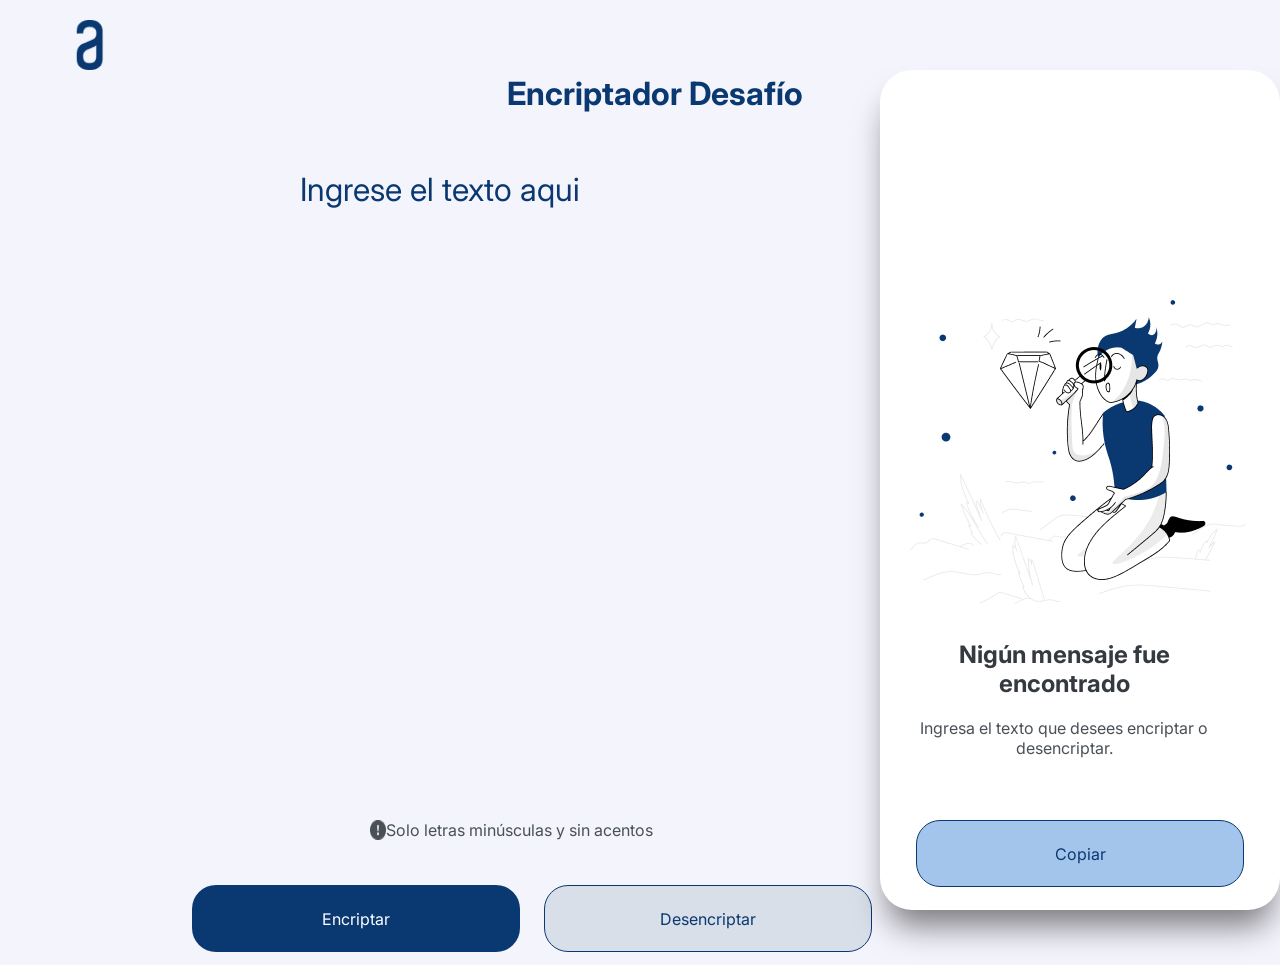
<file: Encriptador/index.html>
<!DOCTYPE html>
<html lang="es">
<head>
    <meta charset="UTF-8">
    <meta name="viewport" content="width=device-width, initial-scale=1.0">
    <meta http-equiv="Permissions-Policy" content="interest-cohort=()">
    <link rel="stylesheet" href="style.css">
    <link href="https://fonts.googleapis.com/css2?family=Inter:wght@200;300;400&display=swap" rel="stylesheet">
    <title>Encriptador </title>
</head>
<body>
    <header>
        <img class="logo" src="Imagenes/Logo.png" alt="logo">
        <h1 class="titulo-principal">Encriptador Desafío</h1>
    </header>
    <main>
        <section  class="seccion1">
            <div class="contenedor-caja-texto">
                <textarea placeholder="Ingrese el texto aqui" class="caja-texto"></textarea>
            </div>
            <div class="alerta">
                <img src="Imagenes/alerta.png" alt="alerta">
                <p>Solo letras minúsculas y sin acentos</p>
            </div>
            <div class="contenedor-botones">
                <input type="button" class="btn-encriptar" value="Encriptar">
                <input type="button" class="btn-desencriptar" value="Desencriptar">
            </div>
        </section>
        <section  class="seccion2">
            <div class="contenedor-munieco">
                <img src="Imagenes/Muneco.png" alt="munieco">
            </div>
            <div class="contenedor-parrafo">
                <h3>Nigún mensaje fue <br> encontrado</h3>
                <p>Ingresa el texto que desees encriptar o <br> desencriptar.</p>
            </div>
            <div class="contenedor-copiar">
                <input type="button" class="btn-copiar" value="Copiar">
            </div>
            <div class="contenedor-resultado">
                <p class="texto-resultado"></p>
            </div>

        </section>
    </main>
    <script src="script.js"></script>
</body>
</html>
</file>
<file: Encriptador/style.css>
.titulo-principal{
    padding-left: 30px;
    margin: auto;
    text-align: center;
    font-family: 'Inter', sans-serif;
    color: #0A3871;
}

*{
    margin: 0;
    padding: 0;
    font-family: 'Inter', sans-serif;
}

.seccion1{
    display: block;
    box-sizing: border-box;
}

body{
    background-color: #f4f4fc;
}

header{
    width: 100%;
    height: 70px;
}

.logo{
    width: 100px;
    height: 50px;
    padding-top: 20px;
    padding-left: 40px;
}

main{
    position: absolute;
    width: 100%;
    height: 90%;
    display: flex;
    justify-content: space-between;
}

.contenedor-caja-texto{
    position: absolute;
    left: 200px;
    top: 100px;
    padding-left: 100px;
    width: 1080px;
    height: 600px;
}

.caja-texto{
    width: 80%;
    height: 100%;
    border: none;
    background-color: #f4f4fc;
    cursor: pointer;
    color: #0A3871;
    font-size: 32px;
    font-weight: 400;
    font-family: 'Inter', sans-serif;
}

.caja-texto::placeholder{
    color: #0A3871;
}

.alerta{
    position: absolute;
    top: 750px;
    left: 370px;
    display: flex;
    color: #495057;
}

.contenedor-botones{
    position: absolute;
    top: 800px;
    height: 80px;
    padding-left: 15%;
    padding-top: 15px;
}

.btn-encriptar{
    width: 328px;
    height: 67px;
    border-radius: 24px;
    background-color: #0A3871;
    color: white;
    font-size: 16px;
    font-weight: 400;
    font-family: 'Inter', sans-serif;
    border: none;
    margin-right: 20px;
    cursor: pointer;
}
.btn-encriptar:hover{
    color: violet;
}
.btn-desencriptar{
    width: 328px;
    height: 67px;
    border-radius: 24px;
    background-color: #D8DFE8;
    color: #0A3871;
    font-size: 16px;
    font-weight: 400;
    font-family: 'Inter', sans-serif;
    border: 1px solid #0A3871;
    cursor: pointer;
}

.btn-desencriptar:hover{
    color: violet;
}

.seccion2{
    display: block;
    position: relative;
    width: 400px;
    height:840px;
    left:auto;
    padding-right: 20px;
    background-color: #ffffff;
    box-sizing: border-box;
    border-radius: 32px;
    box-shadow: 0px 24px 32px -8px rgba(0, 0, 0, 0.50);
}

.contenedor-munieco{
    position: absolute;
    left: 30px;
    top: 180px;
    box-sizing: border-box;
    padding-top: 50px;
}

.contenedor-parrafo{
    position: absolute;
    box-sizing: border-box;
    top: 570px;
    left: 40px;
 }

 .contenedor-parrafo h3{
    font-size: 24px;
    font-weight: 700;
    font-family: 'Inter', sans-serif;
    text-align: center;
    color: #343A40;
}

.contenedor-parrafo p{
    font-family: 'Inter', sans-serif;
    font-weight: 400;
    font-size: 16px;
    text-align: center;
    color: #495057;
    padding-top: 20px;
}

.contenedor-resultado{
    position: absolute;
    bottom: 330px;
    width: 320px;
    height: 450px;
    padding: 0;
    box-sizing: border-box;
    margin-left: 25px;
}

.contenedor-resultado p{
    color: #495057;
    font-size: 25px;
}

.contenedor-copiar{
    display: flex;
    position: absolute;
    bottom: 400px;
    top: 700px;
    background-color: aqua;
    padding-left: 40px;
}

.btn-copiar{
    width: 328px;
    height: 67px;
    border-radius: 24px;
    background-color: #a3c5eb;
    color: #0A3871;
    font-size: 16px;
    font-weight: 400;
    font-family: 'Inter', sans-serif;
    border: 1px solid #0A3871;
    cursor: pointer;
    position: relative;
    top: 50px;
    right: 4px;
}

.btn-copiar:hover{
    color: violet;
}

.ocultar{
    display: none;
}
</file>
